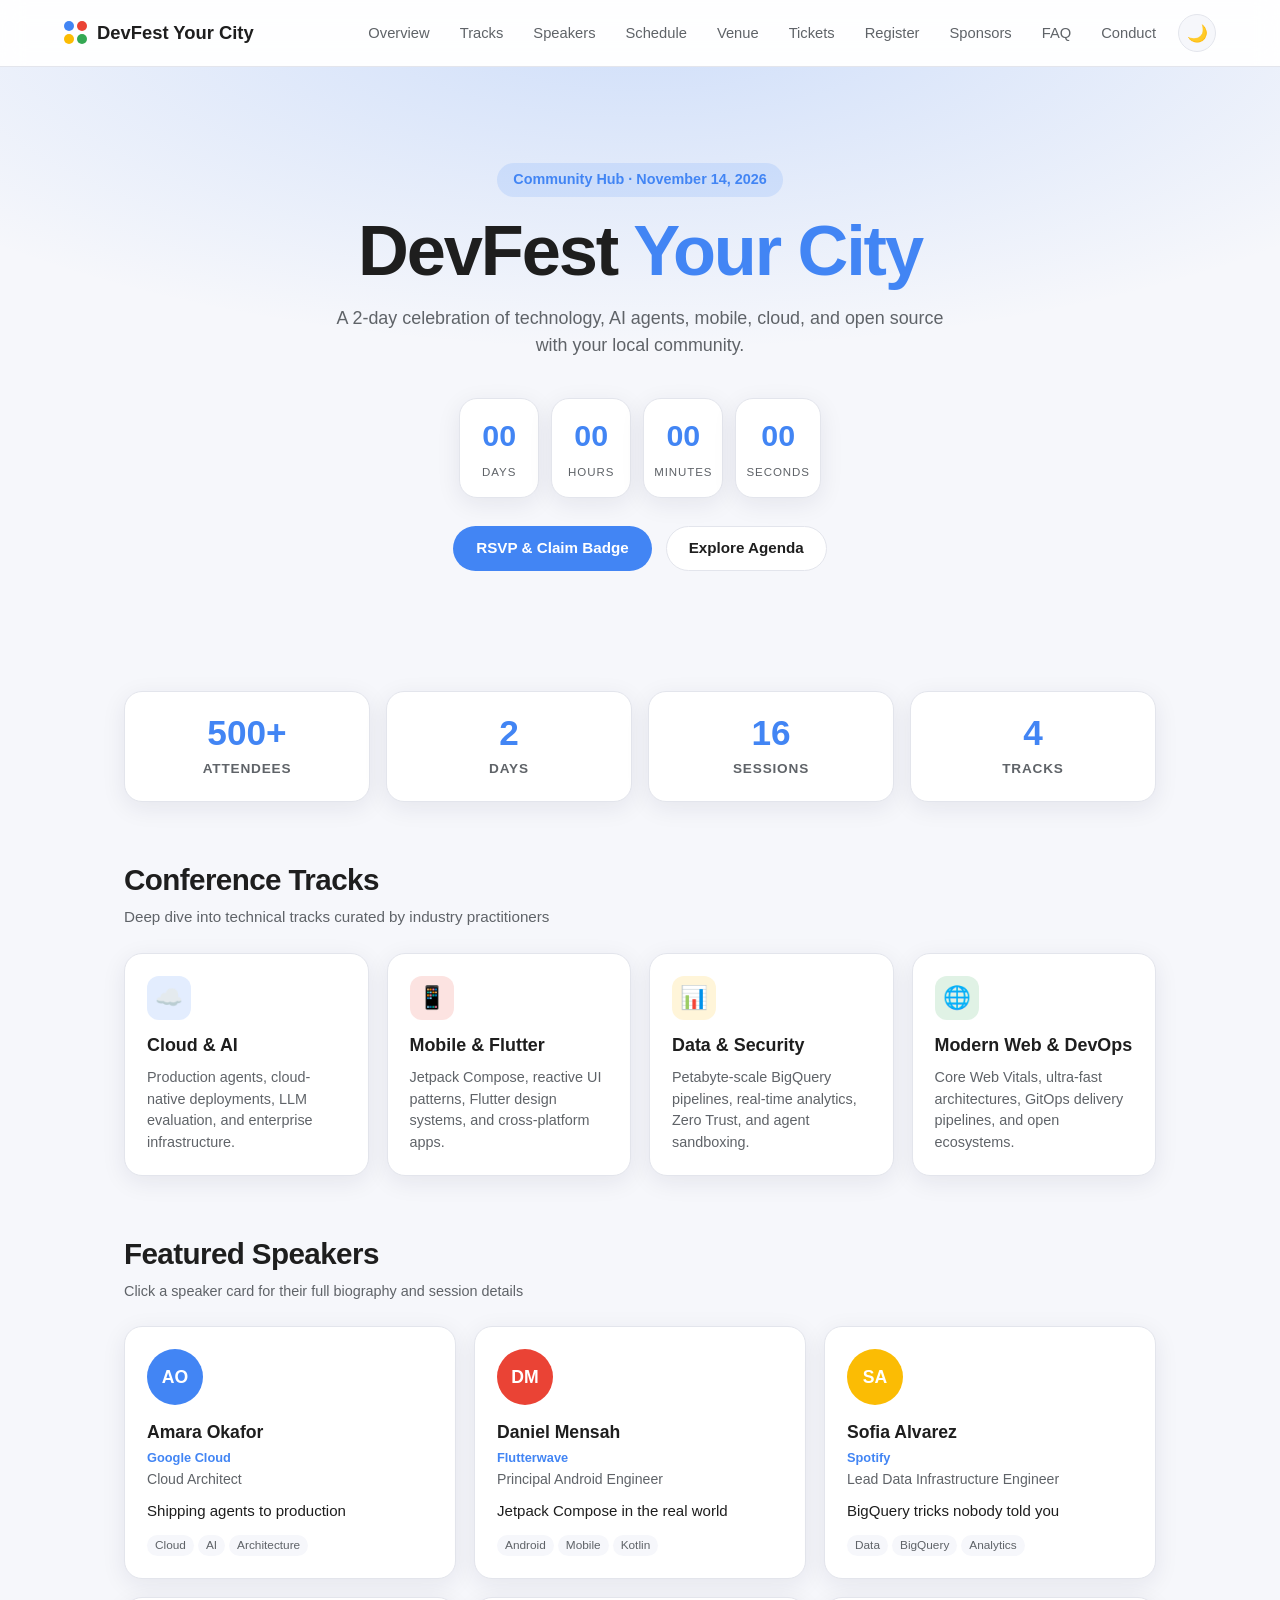
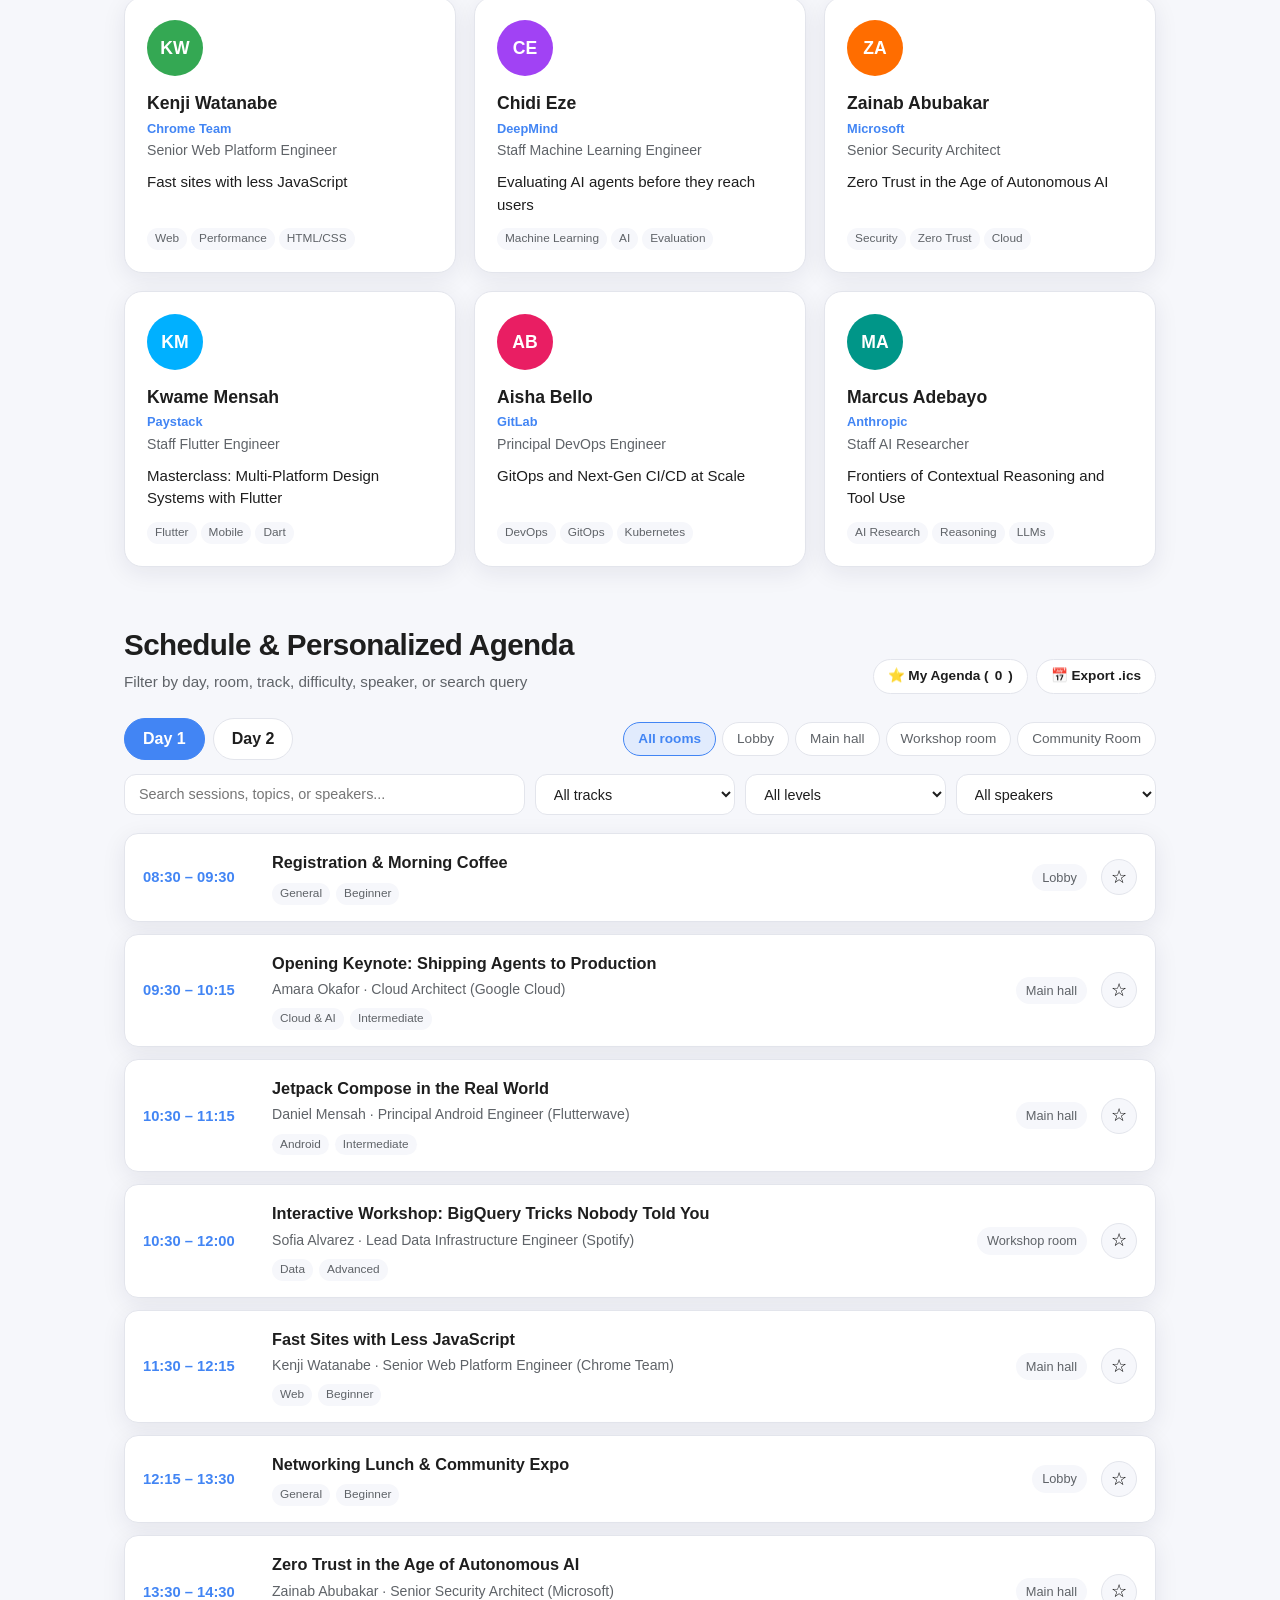
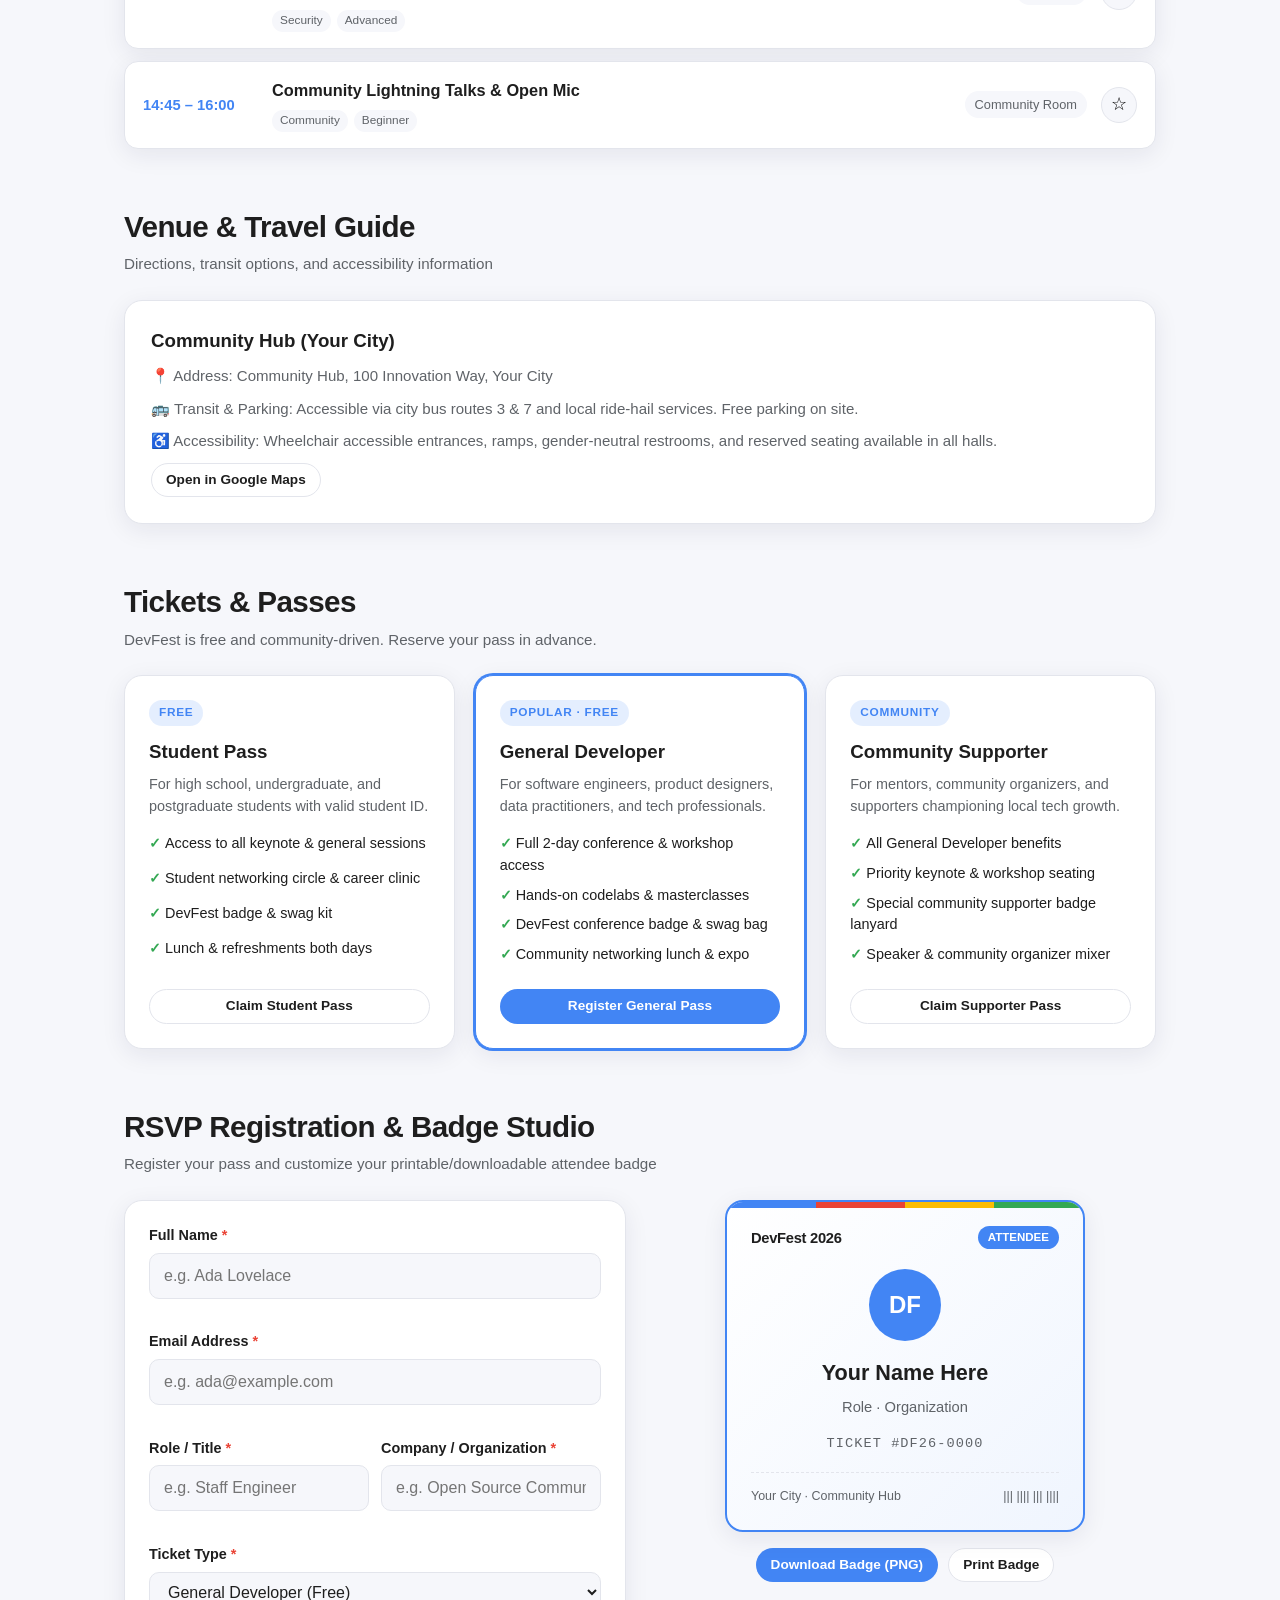
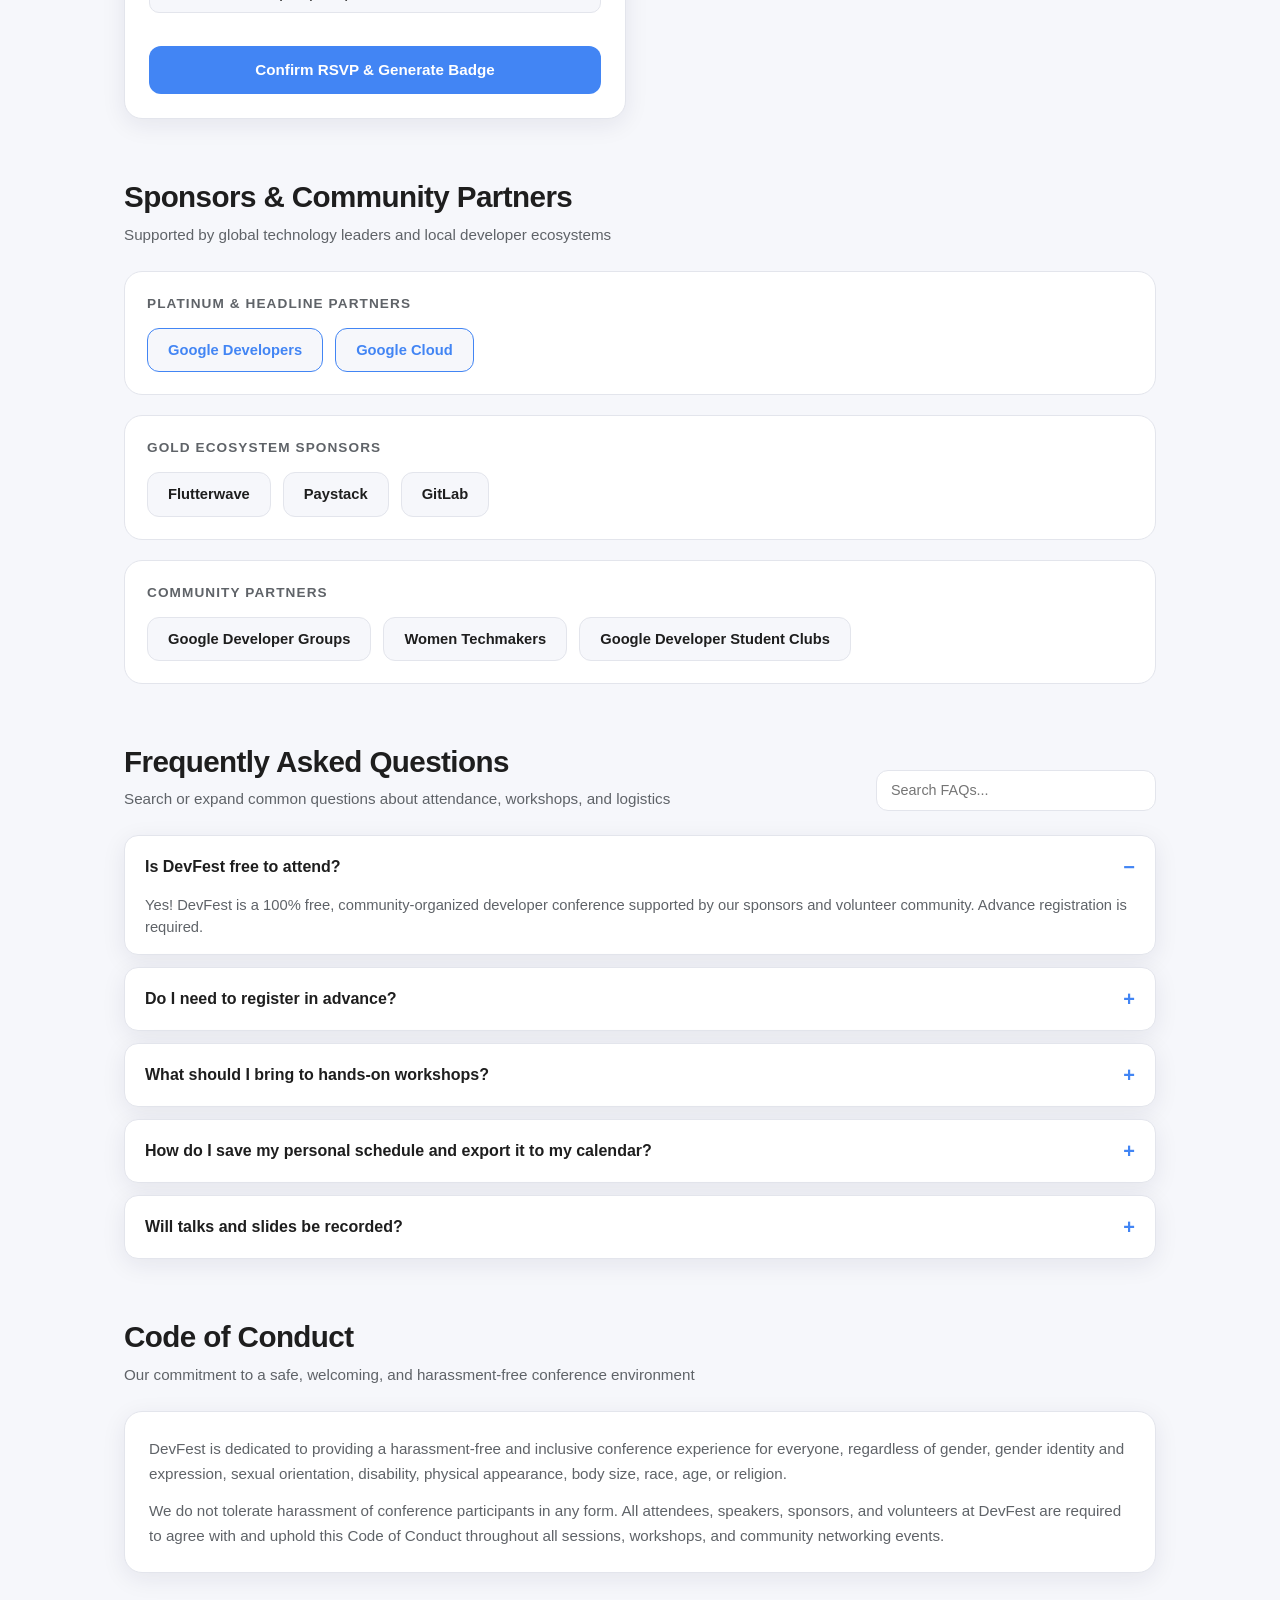
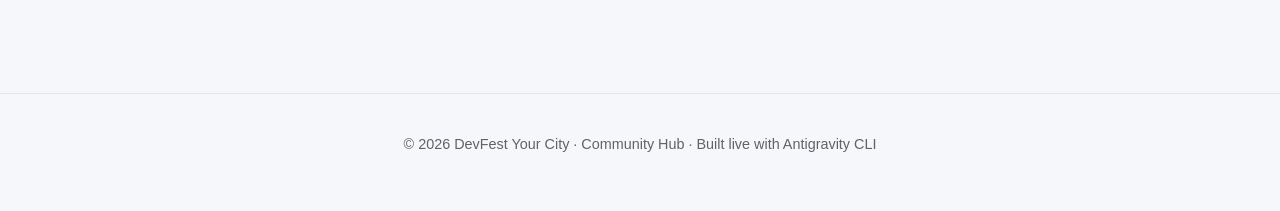
<file: index.html>
<!doctype html>
<html lang="en">
<head>
  <meta charset="utf-8">
  <meta name="viewport" content="width=device-width, initial-scale=1">
  <title>DevFest</title>
  <meta name="description" id="meta-description" content="DevFest: talks and workshops with your local developer community.">
  <link rel="stylesheet" href="styles.css">
</head>
<body>
  <header class="topbar">
    <div class="brand">
      <span class="dots"><i></i><i></i><i></i><i></i></span>
      <strong id="brand-name">DevFest</strong>
    </div>
    <nav id="main-nav">
      <a href="#stats">Overview</a>
      <a href="#tracks">Tracks</a>
      <a href="#speakers">Speakers</a>
      <a href="#schedule">Schedule</a>
      <a href="#venue">Venue</a>
      <a href="#tickets">Tickets</a>
      <a href="#registration">Register</a>
      <a href="#sponsors">Sponsors</a>
      <a href="#faq">FAQ</a>
      <a href="#coc">Conduct</a>
      <button type="button" class="theme-toggle" id="theme-toggle" aria-label="Toggle dark mode">🌙</button>
    </nav>
  </header>

  <section class="hero">
    <p class="eyebrow" id="hero-eyebrow"></p>
    <h1 id="hero-title"></h1>
    <p class="tagline" id="hero-tagline"></p>
    <div class="countdown" id="countdown"></div>
    <div class="hero-actions">
      <a href="#registration" class="btn btn-primary">RSVP &amp; Claim Badge</a>
      <a href="#schedule" class="btn btn-outline">Explore Agenda</a>
    </div>
  </section>

  <main>
    <section id="stats">
      <div class="stats-grid" id="stats-container"></div>
    </section>

    <section id="tracks">
      <div class="section-header">
        <div>
          <h2>Conference Tracks</h2>
          <span class="section-subtitle">Deep dive into technical tracks curated by industry practitioners</span>
        </div>
      </div>
      <div class="tracks-grid">
        <div class="track-card">
          <div class="track-icon" style="background: rgba(66, 133, 244, 0.15); color: #4285f4;">☁️</div>
          <h3>Cloud &amp; AI</h3>
          <p>Production agents, cloud-native deployments, LLM evaluation, and enterprise infrastructure.</p>
        </div>
        <div class="track-card">
          <div class="track-icon" style="background: rgba(234, 67, 53, 0.15); color: #ea4335;">📱</div>
          <h3>Mobile &amp; Flutter</h3>
          <p>Jetpack Compose, reactive UI patterns, Flutter design systems, and cross-platform apps.</p>
        </div>
        <div class="track-card">
          <div class="track-icon" style="background: rgba(251, 188, 4, 0.15); color: #fbbc04;">📊</div>
          <h3>Data &amp; Security</h3>
          <p>Petabyte-scale BigQuery pipelines, real-time analytics, Zero Trust, and agent sandboxing.</p>
        </div>
        <div class="track-card">
          <div class="track-icon" style="background: rgba(52, 168, 83, 0.15); color: #34a853;">🌐</div>
          <h3>Modern Web &amp; DevOps</h3>
          <p>Core Web Vitals, ultra-fast architectures, GitOps delivery pipelines, and open ecosystems.</p>
        </div>
      </div>
    </section>

    <section id="speakers">
      <div class="section-header">
        <div>
          <h2>Featured Speakers</h2>
          <span class="filter-hint" id="speaker-hint">Click a speaker for full bio &amp; sessions, or filter their talks below</span>
        </div>
      </div>
      <div class="grid" id="speaker-grid"></div>
    </section>

    <section id="schedule">
      <div class="section-header">
        <div>
          <h2>Schedule &amp; Personalized Agenda</h2>
          <span class="section-subtitle">Filter by day, room, track, difficulty, speaker, or search query</span>
        </div>
        <div class="agenda-actions">
          <button type="button" class="btn btn-sm btn-outline" id="my-agenda-btn" aria-pressed="false">⭐ My Agenda (<span id="saved-count">0</span>)</button>
          <button type="button" class="btn btn-sm btn-outline" id="export-ics-btn" title="Download RFC 5545 iCalendar file">📅 Export .ics</button>
        </div>
      </div>

      <div class="schedule-toolbar">
        <div class="tabs" id="day-tabs" role="tablist" aria-label="Conference Days"></div>
        <div class="room-filters" id="room-filters" aria-label="Filter by room"></div>
      </div>

      <div class="schedule-filters-row">
        <input type="search" id="schedule-search" class="search-input" placeholder="Search sessions, topics, or speakers..." aria-label="Search schedule sessions">
        <select id="track-filter" class="filter-select" aria-label="Filter by track">
          <option value="All tracks">All tracks</option>
        </select>
        <select id="level-filter" class="filter-select" aria-label="Filter by difficulty level">
          <option value="All levels">All levels</option>
        </select>
        <select id="speaker-filter" class="filter-select" aria-label="Filter by speaker">
          <option value="All speakers">All speakers</option>
        </select>
      </div>

      <div id="agenda-conflict-banner" class="conflict-banner" style="display: none;" role="alert"></div>
      <ol class="timeline" id="timeline"></ol>
    </section>

    <section id="venue">
      <div class="section-header">
        <div>
          <h2>Venue &amp; Travel Guide</h2>
          <span class="section-subtitle">Directions, transit options, and accessibility information</span>
        </div>
      </div>
      <div class="venue-card" id="venue-container"></div>
    </section>

    <section id="tickets">
      <div class="section-header">
        <div>
          <h2>Tickets &amp; Passes</h2>
          <span class="section-subtitle">DevFest is free and community-driven. Reserve your pass in advance.</span>
        </div>
      </div>
      <div class="tickets-grid">
        <div class="ticket-card">
          <div class="ticket-badge">FREE</div>
          <h3>Student Pass</h3>
          <p class="ticket-desc">For high school, undergraduate, and postgraduate students with valid student ID.</p>
          <ul class="ticket-perks">
            <li>Access to all keynote &amp; general sessions</li>
            <li>Student networking circle &amp; career clinic</li>
            <li>DevFest badge &amp; swag kit</li>
            <li>Lunch &amp; refreshments both days</li>
          </ul>
          <a href="#registration" class="btn btn-sm btn-outline select-ticket-btn" data-ticket="Student Pass">Claim Student Pass</a>
        </div>
        <div class="ticket-card ticket-featured">
          <div class="ticket-badge">POPULAR · FREE</div>
          <h3>General Developer</h3>
          <p class="ticket-desc">For software engineers, product designers, data practitioners, and tech professionals.</p>
          <ul class="ticket-perks">
            <li>Full 2-day conference &amp; workshop access</li>
            <li>Hands-on codelabs &amp; masterclasses</li>
            <li>DevFest conference badge &amp; swag bag</li>
            <li>Community networking lunch &amp; expo</li>
          </ul>
          <a href="#registration" class="btn btn-sm btn-primary select-ticket-btn" data-ticket="General Developer">Register General Pass</a>
        </div>
        <div class="ticket-card">
          <div class="ticket-badge">COMMUNITY</div>
          <h3>Community Supporter</h3>
          <p class="ticket-desc">For mentors, community organizers, and supporters championing local tech growth.</p>
          <ul class="ticket-perks">
            <li>All General Developer benefits</li>
            <li>Priority keynote &amp; workshop seating</li>
            <li>Special community supporter badge lanyard</li>
            <li>Speaker &amp; community organizer mixer</li>
          </ul>
          <a href="#registration" class="btn btn-sm btn-outline select-ticket-btn" data-ticket="Community Supporter">Claim Supporter Pass</a>
        </div>
      </div>
    </section>

    <section id="registration">
      <div class="section-header">
        <div>
          <h2>RSVP Registration &amp; Badge Studio</h2>
          <span class="section-subtitle">Register your pass and customize your printable/downloadable attendee badge</span>
        </div>
      </div>
      <div class="registration-layout">
        <form id="rsvp-form" class="rsvp-form" novalidate>
          <div class="form-group">
            <label for="rsvp-name">Full Name <span class="required">*</span></label>
            <input type="text" id="rsvp-name" name="fullname" placeholder="e.g. Ada Lovelace" required autocomplete="name">
            <span class="field-error" id="name-error" aria-live="polite"></span>
          </div>

          <div class="form-group">
            <label for="rsvp-email">Email Address <span class="required">*</span></label>
            <input type="email" id="rsvp-email" name="email" placeholder="e.g. ada@example.com" required autocomplete="email">
            <span class="field-error" id="email-error" aria-live="polite"></span>
          </div>

          <div class="form-row">
            <div class="form-group">
              <label for="rsvp-role">Role / Title <span class="required">*</span></label>
              <input type="text" id="rsvp-role" name="role" placeholder="e.g. Staff Engineer" required>
              <span class="field-error" id="role-error" aria-live="polite"></span>
            </div>
            <div class="form-group">
              <label for="rsvp-company">Company / Organization <span class="required">*</span></label>
              <input type="text" id="rsvp-company" name="company" placeholder="e.g. Open Source Community" required>
              <span class="field-error" id="company-error" aria-live="polite"></span>
            </div>
          </div>

          <div class="form-group">
            <label for="rsvp-ticket">Ticket Type <span class="required">*</span></label>
            <select id="rsvp-ticket" name="ticketType" required>
              <option value="General Developer">General Developer (Free)</option>
              <option value="Student Pass">Student Pass (Free)</option>
              <option value="Community Supporter">Community Supporter (Free)</option>
            </select>
            <span class="field-error" id="ticket-error" aria-live="polite"></span>
          </div>

          <button type="submit" id="rsvp-submit" class="btn btn-primary btn-block">Confirm RSVP &amp; Generate Badge</button>
          <div id="rsvp-success" class="form-success" style="display:none;" role="status"></div>
        </form>

        <div id="attendee-badge" class="attendee-badge-container">
          <div class="badge-preview-wrapper" id="badge-preview-wrapper">
            <div class="badge-card" id="badge-card">
              <div class="badge-header">
                <span class="badge-brand" id="badge-event-brand">DevFest</span>
                <span class="badge-type-pill" id="badge-pill">ATTENDEE</span>
              </div>
              <div class="badge-body">
                <div class="badge-avatar" id="badge-avatar">DF</div>
                <h3 class="badge-name" id="badge-name">Your Name Here</h3>
                <p class="badge-title" id="badge-title">Role · Organization</p>
                <div class="badge-id" id="badge-id">TICKET #DF26-0000</div>
              </div>
              <div class="badge-footer">
                <span id="badge-event-meta">Community Hub</span>
                <span class="badge-barcode">||| |||| ||| ||||</span>
              </div>
            </div>
          </div>
          <div class="badge-actions">
            <button type="button" class="btn btn-sm btn-primary" id="download-badge-btn">Download Badge (PNG)</button>
            <button type="button" class="btn btn-sm btn-outline" id="print-badge-btn">Print Badge</button>
          </div>
          <canvas id="badge-canvas" width="800" height="500" style="display:none;"></canvas>
        </div>
      </div>
    </section>

    <section id="sponsors">
      <div class="section-header">
        <div>
          <h2>Sponsors &amp; Community Partners</h2>
          <span class="section-subtitle">Supported by global technology leaders and local developer ecosystems</span>
        </div>
      </div>
      <div class="sponsors-container">
        <div class="sponsor-tier">
          <h3 class="tier-label">Platinum &amp; Headline Partners</h3>
          <div class="sponsor-logos headline">
            <a href="https://developers.google.com" target="_blank" rel="noopener noreferrer" class="sponsor-badge google">Google Developers</a>
            <a href="https://cloud.google.com" target="_blank" rel="noopener noreferrer" class="sponsor-badge google">Google Cloud</a>
          </div>
        </div>
        <div class="sponsor-tier">
          <h3 class="tier-label">Gold Ecosystem Sponsors</h3>
          <div class="sponsor-logos">
            <a href="https://flutterwave.com" target="_blank" rel="noopener noreferrer" class="sponsor-badge">Flutterwave</a>
            <a href="https://paystack.com" target="_blank" rel="noopener noreferrer" class="sponsor-badge">Paystack</a>
            <a href="https://about.gitlab.com" target="_blank" rel="noopener noreferrer" class="sponsor-badge">GitLab</a>
          </div>
        </div>
        <div class="sponsor-tier">
          <h3 class="tier-label">Community Partners</h3>
          <div class="sponsor-logos">
            <span class="sponsor-badge">Google Developer Groups</span>
            <span class="sponsor-badge">Women Techmakers</span>
            <span class="sponsor-badge">Google Developer Student Clubs</span>
          </div>
        </div>
      </div>
    </section>

    <section id="faq">
      <div class="section-header">
        <div>
          <h2>Frequently Asked Questions</h2>
          <span class="section-subtitle">Search or expand common questions about attendance, workshops, and logistics</span>
        </div>
        <input type="search" id="faq-search" class="search-input faq-search-input" placeholder="Search FAQs..." aria-label="Search Frequently Asked Questions">
      </div>
      <div class="faq-accordion" id="faq-list">
        <details class="faq-item" open>
          <summary>Is DevFest free to attend?</summary>
          <p>Yes! DevFest is a 100% free, community-organized developer conference supported by our sponsors and volunteer community. Advance registration is required.</p>
        </details>
        <details class="faq-item">
          <summary>Do I need to register in advance?</summary>
          <p>Yes. Venue capacity is capped at 500 attendees. Completing the RSVP form reserves your pass and generates your conference badge immediately.</p>
        </details>
        <details class="faq-item">
          <summary>What should I bring to hands-on workshops?</summary>
          <p>Bring a charged laptop, charger, and a valid photo or student ID for registration check-in. High-speed Wi-Fi and power strips are provided in the Workshop room.</p>
        </details>
        <details class="faq-item">
          <summary>How do I save my personal schedule and export it to my calendar?</summary>
          <p>Click the star (☆) button on any session in the Schedule section to save it to "My Agenda", then click "Export .ics" to download a standard RFC 5545 calendar file for Google Calendar, Apple Calendar, or Outlook.</p>
        </details>
        <details class="faq-item">
          <summary>Will talks and slides be recorded?</summary>
          <p>All Main Hall keynotes and technical talks are recorded and published with speaker slide decks after the conference.</p>
        </details>
      </div>
    </section>

    <section id="coc">
      <div class="section-header">
        <div>
          <h2>Code of Conduct</h2>
          <span class="section-subtitle">Our commitment to a safe, welcoming, and harassment-free conference environment</span>
        </div>
      </div>
      <div class="coc-card">
        <p>DevFest is dedicated to providing a harassment-free and inclusive conference experience for everyone, regardless of gender, gender identity and expression, sexual orientation, disability, physical appearance, body size, race, age, or religion.</p>
        <p>We do not tolerate harassment of conference participants in any form. All attendees, speakers, sponsors, and volunteers at DevFest are required to agree with and uphold this Code of Conduct throughout all sessions, workshops, and community networking events.</p>
      </div>
    </section>
  </main>

  <footer id="footer"></footer>

  <div id="modal-container" class="modal-overlay" role="dialog" aria-modal="true" aria-hidden="true" aria-labelledby="modal-title" style="display: none;">
    <div class="modal-backdrop" id="modal-backdrop"></div>
    <div class="modal-card" id="modal-card" tabindex="-1">
      <button type="button" class="modal-close" id="modal-close" aria-label="Close dialog">&times;</button>
      <div class="modal-body" id="modal-body"></div>
    </div>
  </div>

  <script src="app.js"></script>
  <script>
    /* Dev-only live reload: the page refreshes itself when any site file changes. */
    (function () {
      if (location.hostname !== "localhost" && location.hostname !== "127.0.0.1") return;
      var seen = null;
      setInterval(function () {
        fetch("/__version", { cache: "no-store" })
          .then(function (r) { return r.ok ? r.text() : null; })
          .then(function (v) { if (v && seen && v !== seen) location.reload(); if (v) seen = v; })
          .catch(function () {});
      }, 700);
    })();
  </script>
</body>
</html>
</file>
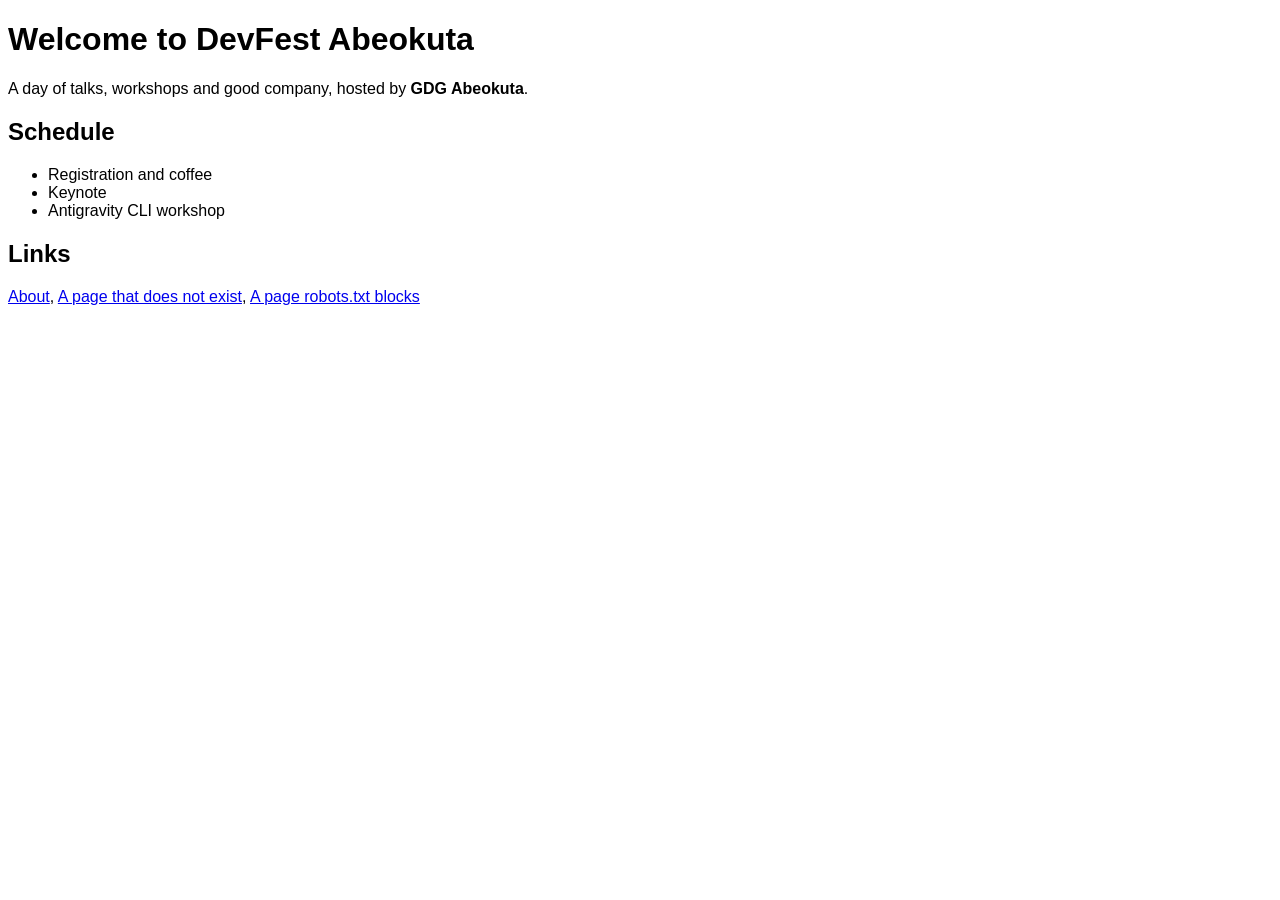
<file: demo/site/index.html>
<!doctype html>
<html lang="en">
<head>
  <meta charset="utf-8">
  <title>Abeokuta DevFest Demo Page</title>
  <style>body { font-family: sans-serif; } .hero { color: #4285f4; }</style>
  <script>var tracker = "this should never show up in extracted text";</script>
</head>
<body>
  <h1>Welcome to DevFest Abeokuta</h1>
  <p>A day of talks, workshops and good company, hosted by <b>GDG Abeokuta</b>.</p>
  <h2>Schedule</h2>
  <ul>
    <li>Registration and coffee</li>
    <li>Keynote</li>
    <li>Antigravity CLI workshop</li>
  </ul>
  <h2>Links</h2>
  <p>
    <a href="/about.html">About</a>,
    <a href="/missing.html">A page that does not exist</a>,
    <a href="/private/secret.html">A page robots.txt blocks</a>
  </p>
</body>
</html>
</file>
<file: styles.css>
:root {
  --accent: #4285f4;
  --red: #ea4335;
  --yellow: #fbbc04;
  --green: #34a853;
  --purple: #a142f4;
  --bg: #f6f7fb;
  --surface: #ffffff;
  --text: #1e1e1e;
  --muted: #5f6368;
  --border: #e3e5ec;
  --radius: 18px;
  --shadow: 0 6px 24px rgba(30, 30, 60, 0.08);
}

:root[data-theme="dark"] {
  --bg: #111318;
  --surface: #1b1e26;
  --text: #f1f3f4;
  --muted: #9aa0a6;
  --border: #2d323e;
  --shadow: 0 6px 24px rgba(0, 0, 0, 0.35);
}

* { box-sizing: border-box; }

html, body {
  overflow-x: hidden;
  scroll-behavior: smooth;
  max-width: 100vw;
}

body {
  margin: 0;
  background: var(--bg);
  color: var(--text);
  font-family: -apple-system, BlinkMacSystemFont, "Segoe UI", Roboto, Helvetica, Arial, sans-serif;
  line-height: 1.5;
  transition: background-color 0.2s ease, color 0.2s ease;
}

.topbar {
  display: flex;
  align-items: center;
  justify-content: space-between;
  flex-wrap: wrap;
  gap: 12px;
  padding: 14px clamp(16px, 5vw, 64px);
  background: color-mix(in srgb, var(--surface) 88%, transparent);
  backdrop-filter: blur(12px);
  -webkit-backdrop-filter: blur(12px);
  border-bottom: 1px solid var(--border);
  position: sticky;
  top: 0;
  z-index: 100;
}
.brand { display: flex; align-items: center; gap: 10px; font-size: 1.15rem; font-weight: 700; }
.dots { display: inline-grid; grid-template-columns: repeat(2, 10px); gap: 3px; }
.dots i { width: 10px; height: 10px; border-radius: 50%; display: block; }
.dots i:nth-child(1) { background: var(--accent); }
.dots i:nth-child(2) { background: var(--red); }
.dots i:nth-child(3) { background: var(--yellow); }
.dots i:nth-child(4) { background: var(--green); }

.topbar nav { display: flex; gap: 14px; align-items: center; flex-wrap: wrap; }
.topbar a {
  color: var(--muted);
  text-decoration: none;
  font-weight: 500;
  font-size: 0.92rem;
  padding: 4px 8px;
  border-radius: 999px;
  transition: color 0.15s ease, background-color 0.15s ease;
}
.topbar a:hover, .topbar a.active {
  color: var(--accent);
  background: color-mix(in srgb, var(--accent) 12%, transparent);
}

.theme-toggle {
  border: 1px solid var(--border);
  background: var(--bg);
  color: var(--text);
  width: 38px;
  height: 38px;
  border-radius: 50%;
  display: inline-grid;
  place-items: center;
  cursor: pointer;
  font-size: 1.05rem;
  transition: border-color 0.15s ease, transform 0.15s ease;
}
.theme-toggle:hover { border-color: var(--accent); transform: scale(1.05); }

.hero {
  text-align: center;
  padding: clamp(48px, 9vw, 96px) 24px 64px;
  background:
    radial-gradient(900px 340px at 50% -10%, color-mix(in srgb, var(--accent) 22%, transparent), transparent),
    var(--bg);
}
.eyebrow {
  display: inline-block;
  margin: 0 0 16px;
  padding: 6px 16px;
  border-radius: 999px;
  background: color-mix(in srgb, var(--accent) 14%, transparent);
  color: var(--accent);
  font-weight: 600;
  font-size: 0.9rem;
}
.hero h1 { margin: 0 0 16px; font-size: clamp(2.2rem, 7vw, 4.4rem); letter-spacing: -0.03em; line-height: 1.08; }
.hero h1 span { color: var(--accent); }
.tagline { margin: 0 auto 32px; max-width: 38rem; color: var(--muted); font-size: 1.12rem; }

.hero-actions { display: flex; gap: 14px; justify-content: center; margin-top: 28px; flex-wrap: wrap; }
.btn {
  display: inline-flex;
  align-items: center;
  justify-content: center;
  gap: 6px;
  padding: 10px 22px;
  border-radius: 999px;
  font: inherit;
  font-weight: 600;
  font-size: 0.95rem;
  text-decoration: none;
  cursor: pointer;
  border: 1px solid transparent;
  transition: all 0.15s ease;
}
.btn-primary { background: var(--accent); color: #fff; }
.btn-primary:hover { opacity: 0.92; transform: translateY(-1px); }
.btn-outline { background: var(--surface); color: var(--text); border-color: var(--border); }
.btn-outline:hover { border-color: var(--accent); color: var(--accent); }
.btn-sm { padding: 6px 14px; font-size: 0.85rem; border-radius: 999px; }
.btn-block { width: 100%; border-radius: 12px; padding: 12px; }

.countdown { display: inline-flex; flex-wrap: wrap; justify-content: center; gap: 12px; margin-top: 8px; }
.countdown .unit {
  min-width: 80px;
  padding: 14px 10px;
  background: var(--surface);
  border: 1px solid var(--border);
  border-radius: var(--radius);
  box-shadow: var(--shadow);
}
.countdown .num { display: block; font-size: 1.9rem; font-weight: 700; color: var(--accent); font-variant-numeric: tabular-nums; }
.countdown .label { font-size: 0.72rem; text-transform: uppercase; letter-spacing: 0.08em; color: var(--muted); }

main { max-width: 1080px; margin: 0 auto; padding: 0 clamp(14px, 4vw, 24px) 72px; }
section { padding-top: 56px; }
h2 { font-size: clamp(1.5rem, 4vw, 1.85rem); margin: 0; letter-spacing: -0.02em; }
.section-subtitle { display: block; color: var(--muted); font-size: 0.95rem; margin-top: 4px; }

.section-header {
  display: flex;
  align-items: flex-end;
  justify-content: space-between;
  flex-wrap: wrap;
  gap: 12px;
  margin-bottom: 24px;
}
.filter-hint { display: block; color: var(--muted); font-size: 0.9rem; margin-top: 4px; }

/* Stats */
.stats-grid { display: grid; grid-template-columns: repeat(auto-fit, minmax(min(100%, 180px), 1fr)); gap: 16px; }
.stat-card {
  background: var(--surface);
  border: 1px solid var(--border);
  border-radius: var(--radius);
  padding: 22px;
  text-align: center;
  box-shadow: var(--shadow);
}
.stat-value { font-size: 2.2rem; font-weight: 800; color: var(--accent); line-height: 1.1; }
.stat-label { font-size: 0.85rem; color: var(--muted); text-transform: uppercase; letter-spacing: 0.06em; margin-top: 6px; font-weight: 600; }

/* Tracks */
.tracks-grid { display: grid; grid-template-columns: repeat(auto-fit, minmax(min(100%, 230px), 1fr)); gap: 18px; }
.track-card {
  background: var(--surface);
  border: 1px solid var(--border);
  border-radius: var(--radius);
  padding: 22px;
  box-shadow: var(--shadow);
}
.track-icon { width: 44px; height: 44px; border-radius: 12px; display: grid; place-items: center; font-size: 1.4rem; margin-bottom: 12px; }
.track-card h3 { margin: 0 0 8px; font-size: 1.12rem; }
.track-card p { margin: 0; color: var(--muted); font-size: 0.9rem; }

/* Speaker grid */
.grid { display: grid; grid-template-columns: repeat(auto-fill, minmax(min(100%, 250px), 1fr)); gap: 18px; }
.card {
  background: var(--surface);
  border: 1px solid var(--border);
  border-radius: var(--radius);
  padding: 22px;
  box-shadow: var(--shadow);
  cursor: pointer;
  transition: transform 0.15s ease, border-color 0.15s ease, box-shadow 0.15s ease;
  display: flex;
  flex-direction: column;
}
.card:hover { transform: translateY(-3px); border-color: color-mix(in srgb, var(--accent) 50%, var(--border)); }
.card.active { border-color: var(--accent); box-shadow: 0 0 0 2px var(--accent), var(--shadow); }
.avatar {
  width: 56px; height: 56px; border-radius: 50%;
  display: grid; place-items: center;
  color: #fff; font-weight: 700; font-size: 1.1rem;
  margin-bottom: 14px;
  flex-shrink: 0;
}
.card h3 { margin: 0; font-size: 1.1rem; }
.card .company { font-size: 0.8rem; font-weight: 600; color: var(--accent); margin-top: 2px; }
.card .role { margin: 2px 0 10px; color: var(--muted); font-size: 0.88rem; }
.card .topic { margin: 0 0 12px; font-size: 0.94rem; font-weight: 500; flex-grow: 1; }
.card-tags { display: flex; flex-wrap: wrap; gap: 4px; margin-top: auto; }
.card-tag { font-size: 0.74rem; padding: 2px 8px; border-radius: 999px; background: var(--bg); color: var(--muted); }
.card-actions { display: flex; gap: 8px; margin-top: 12px; }

/* Schedule */
.agenda-actions { display: flex; flex-wrap: wrap; gap: 8px; }
.schedule-toolbar {
  display: flex;
  align-items: center;
  justify-content: space-between;
  flex-wrap: wrap;
  gap: 12px;
  margin-bottom: 14px;
}
.tabs { display: flex; flex-wrap: wrap; gap: 8px; }
.tab {
  border: 1px solid var(--border);
  background: var(--surface);
  color: var(--text);
  padding: 8px 18px;
  border-radius: 999px;
  font: inherit; font-weight: 600; cursor: pointer;
}
.tab[aria-selected="true"] { background: var(--accent); color: #fff; border-color: var(--accent); }

.room-filters { display: flex; flex-wrap: wrap; gap: 6px; }
.room-pill {
  border: 1px solid var(--border);
  background: var(--surface);
  color: var(--muted);
  padding: 6px 14px;
  border-radius: 999px;
  font: inherit; font-size: 0.85rem; font-weight: 500; cursor: pointer;
}
.room-pill[aria-pressed="true"] {
  background: color-mix(in srgb, var(--accent) 16%, var(--surface));
  color: var(--accent);
  border-color: var(--accent);
  font-weight: 600;
}

.schedule-filters-row {
  display: grid;
  grid-template-columns: 2fr repeat(3, 1fr);
  gap: 10px;
  margin-bottom: 18px;
}
.search-input, .filter-select {
  width: 100%;
  padding: 9px 14px;
  border: 1px solid var(--border);
  border-radius: 12px;
  background: var(--surface);
  color: var(--text);
  font: inherit;
  font-size: 0.9rem;
}
.search-input:focus, .filter-select:focus {
  outline: none;
  border-color: var(--accent);
  box-shadow: 0 0 0 2px color-mix(in srgb, var(--accent) 22%, transparent);
}
.faq-search-input { max-width: 280px; }

.conflict-banner {
  margin-bottom: 14px;
  padding: 12px 16px;
  border-radius: 12px;
  border: 1px solid var(--yellow);
  background: color-mix(in srgb, var(--yellow) 14%, var(--surface));
  color: var(--text);
  font-size: 0.9rem;
  font-weight: 500;
}

.timeline { list-style: none; margin: 0; padding: 0; display: grid; gap: 12px; }
.session {
  display: grid;
  grid-template-columns: 115px 1fr auto auto;
  gap: 14px;
  align-items: center;
  background: var(--surface);
  border: 1px solid var(--border);
  border-radius: 14px;
  padding: 16px 18px;
  box-shadow: var(--shadow);
  cursor: pointer;
  transition: border-color 0.15s ease, transform 0.15s ease;
}
.session:hover { border-color: color-mix(in srgb, var(--accent) 50%, var(--border)); }
.session.empty-state {
  grid-template-columns: 1fr;
  text-align: center;
  color: var(--muted);
  padding: 28px 18px;
  cursor: default;
}
.session .when { font-variant-numeric: tabular-nums; font-weight: 600; color: var(--accent); font-size: 0.92rem; }
.session .middle { display: flex; flex-direction: column; gap: 4px; min-width: 0; }
.session .title { font-weight: 600; font-size: 1.02rem; }
.session .who { color: var(--muted); font-size: 0.88rem; }
.session .meta-badges { display: flex; gap: 6px; flex-wrap: wrap; margin-top: 4px; }
.meta-pill { font-size: 0.74rem; padding: 2px 8px; border-radius: 999px; background: var(--bg); color: var(--muted); font-weight: 500; }
.session .room { font-size: 0.8rem; padding: 4px 10px; border-radius: 999px; background: var(--bg); color: var(--muted); justify-self: start; }
.session.clash { border-color: var(--red); background: color-mix(in srgb, var(--red) 8%, var(--surface)); }
.badge-clash { margin-left: 8px; font-size: 0.75rem; font-weight: 700; color: var(--red); }
.session.personal-clash { border-color: var(--yellow); }
.badge-personal-clash { margin-left: 8px; font-size: 0.75rem; font-weight: 700; color: #b06000; }

.bookmark-btn {
  background: var(--bg);
  border: 1px solid var(--border);
  border-radius: 50%;
  width: 36px;
  height: 36px;
  display: grid;
  place-items: center;
  font-size: 1.1rem;
  cursor: pointer;
  transition: transform 0.15s ease, border-color 0.15s ease;
}
.bookmark-btn:hover { transform: scale(1.1); border-color: var(--accent); }
.bookmark-btn[aria-pressed="true"] {
  background: color-mix(in srgb, var(--yellow) 22%, var(--surface));
  border-color: var(--yellow);
}

/* Venue */
.venue-card {
  background: var(--surface);
  border: 1px solid var(--border);
  border-radius: var(--radius);
  padding: 26px;
  box-shadow: var(--shadow);
  display: grid;
  grid-template-columns: repeat(auto-fit, minmax(min(100%, 260px), 1fr));
  gap: 24px;
}
.venue-info h3 { margin: 0 0 10px; }
.venue-info p { margin: 0 0 10px; color: var(--muted); font-size: 0.94rem; }

/* Tickets */
.tickets-grid { display: grid; grid-template-columns: repeat(auto-fit, minmax(min(100%, 260px), 1fr)); gap: 20px; }
.ticket-card {
  background: var(--surface);
  border: 1px solid var(--border);
  border-radius: var(--radius);
  padding: 24px;
  box-shadow: var(--shadow);
  display: flex;
  flex-direction: column;
}
.ticket-featured { border-color: var(--accent); box-shadow: 0 0 0 2px var(--accent), var(--shadow); }
.ticket-badge {
  align-self: flex-start;
  padding: 4px 10px;
  border-radius: 999px;
  background: color-mix(in srgb, var(--accent) 14%, transparent);
  font-size: 0.74rem;
  font-weight: 700;
  color: var(--accent);
  letter-spacing: 0.06em;
  margin-bottom: 12px;
}
.ticket-card h3 { margin: 0 0 8px; }
.ticket-desc { color: var(--muted); font-size: 0.9rem; margin: 0 0 16px; }
.ticket-perks { list-style: none; padding: 0; margin: 0 0 24px; flex-grow: 1; display: grid; gap: 8px; font-size: 0.9rem; }
.ticket-perks li::before { content: "✓ "; color: var(--green); font-weight: bold; }

/* RSVP & Badge */
.registration-layout {
  display: grid;
  grid-template-columns: repeat(auto-fit, minmax(min(100%, 310px), 1fr));
  gap: 28px;
  align-items: start;
}
.rsvp-form {
  background: var(--surface);
  border: 1px solid var(--border);
  border-radius: var(--radius);
  padding: 24px;
  box-shadow: var(--shadow);
  display: grid;
  gap: 14px;
}
.form-group { display: flex; flex-direction: column; gap: 6px; }
.form-group label { font-size: 0.9rem; font-weight: 600; }
.form-group .required { color: var(--red); }
.form-group input, .form-group select {
  width: 100%;
  padding: 10px 14px;
  border-radius: 10px;
  border: 1px solid var(--border);
  background: var(--bg);
  color: var(--text);
  font: inherit;
}
.form-group input:focus, .form-group select:focus { outline: none; border-color: var(--accent); }
.form-row { display: grid; grid-template-columns: 1fr 1fr; gap: 12px; }
.field-error { font-size: 0.8rem; color: var(--red); min-height: 1em; }
.form-success {
  padding: 12px;
  background: color-mix(in srgb, var(--green) 15%, var(--surface));
  color: var(--green);
  border: 1px solid var(--green);
  border-radius: 10px;
  text-align: center;
  font-weight: 600;
  font-size: 0.9rem;
}

/* Badge card preview */
.attendee-badge-container { display: flex; flex-direction: column; gap: 16px; align-items: center; width: 100%; }
.badge-preview-wrapper { width: 100%; max-width: 360px; }
.badge-card {
  background: linear-gradient(135deg, var(--surface) 0%, color-mix(in srgb, var(--accent) 8%, var(--surface)) 100%);
  border: 2px solid var(--accent);
  border-radius: var(--radius);
  padding: 24px;
  box-shadow: var(--shadow);
  text-align: center;
  position: relative;
  overflow: hidden;
}
.badge-card::before {
  content: "";
  position: absolute;
  top: 0; left: 0; right: 0; height: 6px;
  background: linear-gradient(90deg, var(--accent) 25%, var(--red) 25% 50%, var(--yellow) 50% 75%, var(--green) 75%);
}
.badge-header { display: flex; justify-content: space-between; align-items: center; margin-bottom: 20px; gap: 8px; }
.badge-brand { font-weight: 800; font-size: 0.92rem; letter-spacing: -0.02em; }
.badge-type-pill { background: var(--accent); color: #fff; font-size: 0.72rem; font-weight: 700; padding: 3px 10px; border-radius: 999px; }
.badge-avatar {
  width: 72px; height: 72px; border-radius: 50%;
  background: var(--accent); color: #fff;
  display: grid; place-items: center; font-size: 1.5rem; font-weight: 700;
  margin: 0 auto 16px;
}
.badge-name { margin: 0 0 6px; font-size: 1.35rem; word-break: break-word; }
.badge-title { margin: 0 0 16px; color: var(--muted); font-size: 0.92rem; }
.badge-id { font-family: monospace; font-size: 0.85rem; letter-spacing: 0.08em; color: var(--muted); margin-bottom: 18px; }
.badge-footer { display: flex; justify-content: space-between; align-items: center; gap: 8px; border-top: 1px dashed var(--border); padding-top: 14px; font-size: 0.78rem; color: var(--muted); flex-wrap: wrap; }
.badge-actions { display: flex; flex-wrap: wrap; justify-content: center; gap: 10px; }

/* Sponsors */
.sponsors-container { display: grid; gap: 20px; }
.sponsor-tier { background: var(--surface); border: 1px solid var(--border); border-radius: var(--radius); padding: 22px; }
.tier-label { font-size: 0.85rem; color: var(--muted); text-transform: uppercase; letter-spacing: 0.08em; margin: 0 0 14px; }
.sponsor-logos { display: flex; flex-wrap: wrap; gap: 12px; align-items: center; }
.sponsor-badge {
  background: var(--bg);
  border: 1px solid var(--border);
  border-radius: 12px;
  padding: 10px 20px;
  font-weight: 600;
  color: var(--text);
  text-decoration: none;
  font-size: 0.92rem;
}
.sponsor-badge.google { border-color: var(--accent); color: var(--accent); font-weight: 700; }

/* FAQ Accordion & CoC */
.faq-accordion { display: grid; gap: 12px; }
.faq-item {
  background: var(--surface);
  border: 1px solid var(--border);
  border-radius: 14px;
  padding: 16px 20px;
  box-shadow: var(--shadow);
}
.faq-item summary {
  font-weight: 600;
  font-size: 1rem;
  cursor: pointer;
  list-style: none;
  display: flex;
  justify-content: space-between;
  align-items: center;
  gap: 12px;
}
.faq-item summary::-webkit-details-marker { display: none; }
.faq-item summary::after { content: "+"; font-size: 1.25rem; color: var(--accent); font-weight: 700; }
.faq-item[open] summary::after { content: "−"; }
.faq-item p { margin: 12px 0 0; color: var(--muted); font-size: 0.92rem; }

.coc-card {
  background: var(--surface);
  border: 1px solid var(--border);
  border-radius: var(--radius);
  padding: 24px;
  color: var(--muted);
  font-size: 0.95rem;
  line-height: 1.65;
  box-shadow: var(--shadow);
}
.coc-card p { margin: 0 0 12px; }
.coc-card p:last-child { margin-bottom: 0; }

/* Footer */
footer {
  text-align: center;
  padding: 40px 20px 56px;
  color: var(--muted);
  font-size: 0.9rem;
  border-top: 1px solid var(--border);
  margin-top: 48px;
}

/* Modal */
.modal-overlay {
  position: fixed;
  inset: 0;
  z-index: 1000;
  display: flex;
  align-items: center;
  justify-content: center;
  padding: 16px;
}
.modal-backdrop {
  position: fixed;
  inset: 0;
  background: rgba(0, 0, 0, 0.65);
  backdrop-filter: blur(4px);
  -webkit-backdrop-filter: blur(4px);
}
.modal-card {
  position: relative;
  z-index: 1001;
  background: var(--surface);
  border: 1px solid var(--border);
  border-radius: var(--radius);
  box-shadow: 0 20px 48px rgba(0, 0, 0, 0.4);
  max-width: 560px;
  width: 100%;
  max-height: 88vh;
  overflow-y: auto;
  padding: 28px;
}
.modal-close {
  position: absolute;
  top: 16px; right: 16px;
  background: var(--bg);
  border: 1px solid var(--border);
  color: var(--text);
  width: 34px; height: 34px;
  border-radius: 50%;
  font-size: 1.25rem;
  line-height: 1;
  cursor: pointer;
  display: grid; place-items: center;
}
.modal-close:hover { border-color: var(--red); color: var(--red); }
.social-links { display: flex; flex-wrap: wrap; gap: 10px; margin: 12px 0; }
.social-links a { font-size: 0.85rem; color: var(--accent); text-decoration: none; font-weight: 600; }
.social-links a:hover { text-decoration: underline; }

/* Print stylesheet */
@media print {
  body { background: #fff !important; color: #000 !important; }
  .topbar, nav, .hero, .countdown, .hero-actions, #stats, #tracks, #speakers, #schedule, #venue, #tickets, #rsvp-form, .badge-actions, #sponsors, #faq, #coc, footer, .modal-overlay {
    display: none !important;
  }
  #registration { padding: 0 !important; }
  .registration-layout { display: block !important; }
  #attendee-badge { display: flex !important; justify-content: center !important; margin: 32px auto !important; }
  .badge-card { border: 2px solid #000 !important; box-shadow: none !important; max-width: 380px !important; }
}

@media (max-width: 768px) {
  .schedule-filters-row { grid-template-columns: 1fr 1fr; }
}

@media (max-width: 600px) {
  .topbar { padding: 12px 14px; }
  .topbar nav { gap: 8px; }
  .topbar a { font-size: 0.84rem; padding: 4px 6px; }
  .schedule-filters-row { grid-template-columns: 1fr; }
  .session { grid-template-columns: 1fr; gap: 8px; }
  .form-row { grid-template-columns: 1fr; }
  .countdown { gap: 8px; }
  .countdown .unit { min-width: 62px; padding: 10px 6px; }
  .countdown .num { font-size: 1.4rem; }
}
</file>
